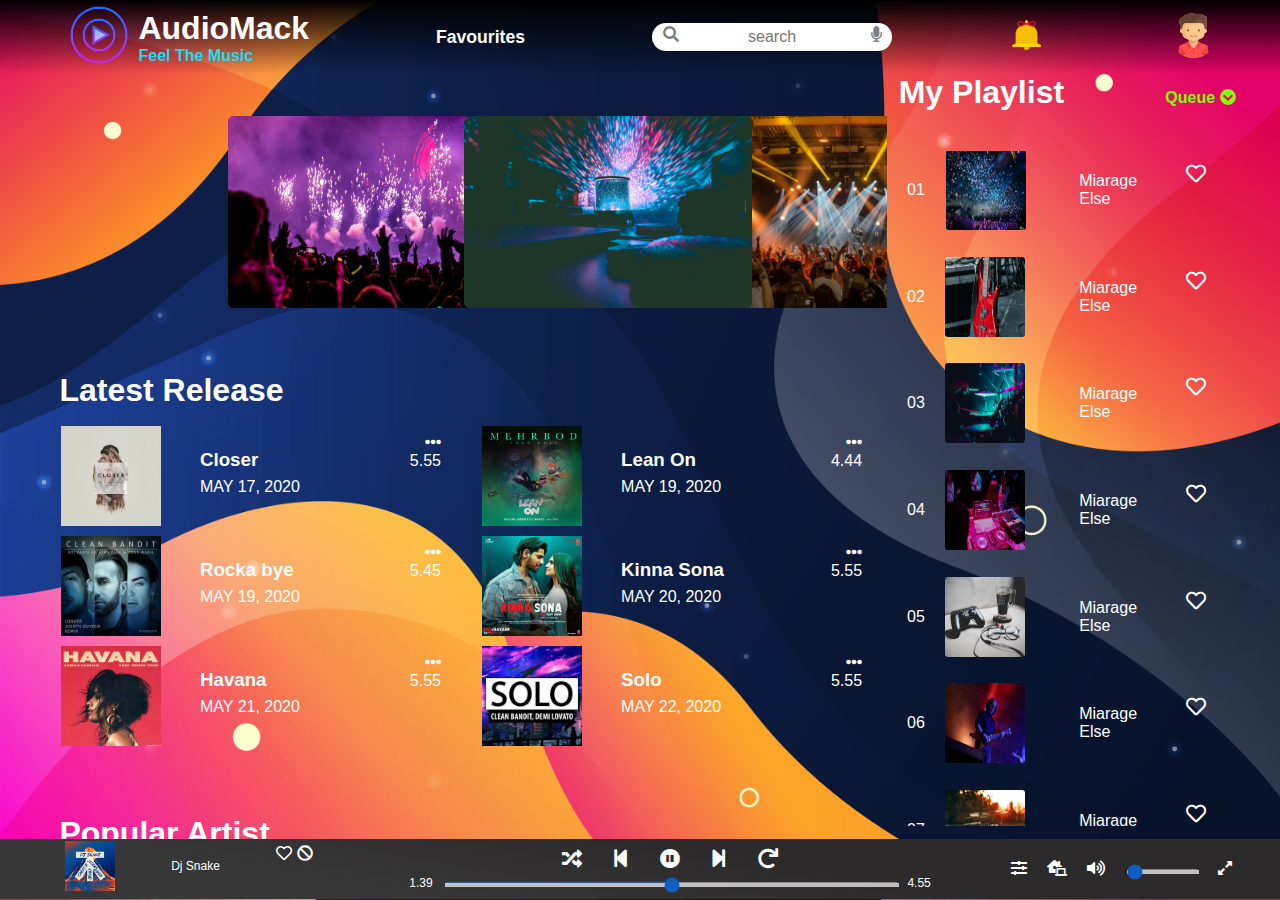
<file: index.html>
<!DOCTYPE html>
<html lang="en">

<head>
    <meta charset="UTF-8" />
    <meta name="viewport" content="width=device-width, initial-scale=1.0"/>
    
    <title>AudioMack Online Music Player</title>

    <!-- this is is main stylesheet css link -->
    <link rel="stylesheet" href="style.css" />

    <!-- favicon ico-->
    <link rel="shortcut icon" href="/assests/Home Image/music-logo.png" type="image/x-icon">

    <!-- This link is for the Main Page RESPONSIVE sTYLE sHEET -->
    <link rel="stylesheet" href="Main Page Responsive.css">
    <!-- this  link is for the fontAwesome  -->
    <link rel="stylesheet" href="https://cdnjs.cloudflare.com/ajax/libs/font-awesome/5.13.0/css/all.min.css"/>

    <!-- Animate.css link cdn -->
    <link rel="stylesheet" href="https://cdnjs.cloudflare.com/ajax/libs/animate.css/3.7.0/animate.min.css"/>
</head>
<!-- body -->

<body>
    <!-- Navigation Bar -->
    <nav class="navigation-menu">
        <div class="title">
            <div class="website-logo rotate-center">
                <img src="assests/Home Image/music-logo.png" alt="" />
            </div>
            <div class="website-name">
                <h1 class="heartbeat">AudioMack</h1>
                <h4 class="heartbeat">
                    Feel The Music
                </h4>
            </div>
        </div>
        <div class="favs animated wobble fast infinite">
            <h4>
                Favourites
            </h4>
        </div>

        <div class="search-bar">
            <!-- search icon -->
            <div>
                <i class="fas fa-search search-icon"> </i>
            </div>
            <input type="text" name="search" placeholder="search" />
            <!-- mic icon -->
            <div>
                <i class="fas fa-microphone mic-icon"></i>
            </div>
        </div>
        <div class="notification-bell animated swing fast infinite">
            <img src="assests/Home Image/bell_icon.png" alt="" />
        </div>
        <div class="profile-picture">
            <img src="assests/Home Image/profile-picture.svg" alt="" />
        </div>
    </nav>

    <!-- There are two section so we divide the page into two half using aside section 1 and aside section 2 -->
    <main>
        <aside class="aside section-1">
            <div class="carousel-container">
                <div class="carousel">
                    <img src="assests/Carousel/carousel-1.jpg" alt="" />
                    <img src="assests/Carousel/carousel-2.jpg" alt="" />
                    <img src="assests/Carousel/carousel-3.jpg" alt="" />
                </div>
            </div>

            <!-- Latest Release Section start -->

            <div class="latest-release">
                <h1 style="margin-bottom: 12px; margin-left:15px">
                    Latest Release
                </h1>
                <div class="latest-release-card">
                    <!-- first-card -->
                    <div class="card">
                        <div>
                            <img src="assests/Latest Release/latest-release-1.jpg" alt="Latest-song-1" />
                            <div class="play-button">
                                <i class="fas fa-play"></i>
                            </div>
                        </div>
                        <div class="song-info">
                            <h3>
                                Closer
                            </h3>
                            <p>
                                MAY 17, 2020
                            </p>
                        </div>
                        <div class="drop-menu">
                            <label for="latest-song-checkbox1">
                                <i class="fas fa-ellipsis-h"></i>
                            </label>
                            <input type="checkbox" id="latest-song-checkbox1" />
                            <div class="latest-song-dropmenu">
                                <div class="dropmenu-items">
                                    <p>
                                        <i class="fas fa-play"></i><a href="Single Playlist Screen.html">
                                            Play Now
                                        </a>
                                    </p>
                                </div>
                                <hr />
                                <div class="dropmenu-items">
                                    <p>
                                        <i class="fas fa-list"></i>
                                        Add to Queue
                                    </p>
                                </div>
                                <hr />
                                <div class="dropmenu-items">
                                    <p>
                                        <i class="fas fa-music"></i>
                                        Add to playlist
                                    </p>
                                </div>
                                <hr />
                                <div class="dropmenu-items">
                                    <p>
                                        <i class="far fa-heart"></i>
                                        Favourite
                                    </p>
                                </div>
                            </div>
                            <p>
                                5.55
                            </p>
                        </div>
                    </div>
                    <!-- second card -->
                    <div class="card">
                        <div>
                            <img src="assests/Latest Release/latest-release-2.jpg" alt="Latest-song-2" />
                            <div class="play-button">
                                <i class="fas fa-play"></i>
                            </div>
                        </div>
                        <div class="song-info">
                            <h3>
                                Lean On
                            </h3>
                            <p>
                                MAY 19, 2020
                            </p>
                        </div>
                        <div class="drop-menu">
                            <label for="latest-song-checkbox2">
                                <i class="fas fa-ellipsis-h"></i>
                            </label>
                            <input type="checkbox" id="latest-song-checkbox2" />
                            <div class="latest-song-dropmenu">
                                <div class="dropmenu-items">
                                    <p>
                                        <i class="fas fa-play"></i><a href="Single Playlist Screen.html">
                                            Play Now
                                        </a>
                                    </p>
                                </div>
                                <hr />
                                <div class="dropmenu-items">
                                    <p>
                                        <i class="fas fa-list"></i>
                                        Add to Queue
                                    </p>
                                </div>
                                <hr />
                                <div class="dropmenu-items">
                                    <p>
                                        <i class="fas fa-music"></i>
                                        Add to playlist
                                    </p>
                                </div>
                                <hr />
                                <div class="dropmenu-items">
                                    <p>
                                        <i class="far fa-heart"></i>
                                        Favourite
                                    </p>
                                </div>
                            </div>
                            <p>
                                4.44
                            </p>
                        </div>
                    </div>
                    <!-- third card -->
                    <div class="card">
                        <div>
                            <img src="assests/Latest Release/latest-release-3.jpg" alt="Latest-song-3" />
                            <div class="play-button">
                                <i class="fas fa-play play"></i>
                            </div>
                        </div>
                        <div class="song-info">
                            <h3>
                                Rocka bye
                            </h3>
                            <p>
                                MAY 19, 2020
                            </p>
                        </div>
                        <div class="drop-menu">
                            <label for="latest-song-checkbox3">
                                <i class="fas fa-ellipsis-h"></i>
                            </label>
                            <input type="checkbox" id="latest-song-checkbox3" />
                            <div class="latest-song-dropmenu">
                                <div class="dropmenu-items">
                                    <p>
                                        <i class="fas fa-play"></i><a href="Single Playlist Screen.html">
                                            Play Now
                                        </a>
                                    </p>
                                </div>
                                <hr />
                                <div class="dropmenu-items">
                                    <p>
                                        <i class="fas fa-list"></i>
                                        Add to Queue
                                    </p>
                                </div>
                                <hr />
                                <div class="dropmenu-items">
                                    <p>
                                        <i class="fas fa-music"></i>
                                        Add to playlist
                                    </p>
                                </div>
                                <hr />
                                <div class="dropmenu-items">
                                    <p>
                                        <a href="" class="icon">
                                            <i class="far fa-heart"></i>
                                        </a>

                                        Favourite
                                    </p>
                                </div>
                            </div>
                            <p>
                                5.45
                            </p>
                        </div>
                    </div>
                    <!-- fourth card -->
                    <div class="card">
                        <div>
                            <img src="assests/Latest Release/latest-release-4.jpg" alt="Latest-song-4" />
                            <div class="play-button">
                                <i class="fas fa-play play"></i>
                            </div>
                        </div>
                        <div class="song-info">
                            <h3>
                                Kinna Sona
                            </h3>
                            <p>
                                MAY 20, 2020
                            </p>
                        </div>
                        <div class="drop-menu">
                            <label for="latest-song-checkbox4">
                                <i class="fas fa-ellipsis-h"></i>
                            </label>
                            <input type="checkbox" id="latest-song-checkbox4" />
                            <div class="latest-song-dropmenu">
                                <div class="dropmenu-items">
                                    <p>
                                        <i class="fas fa-play"></i><a href="Single Playlist Screen.html">
                                            Play Now
                                        </a>
                                    </p>
                                </div>
                                <hr />
                                <div class="dropmenu-items">
                                    <p>
                                        <i class="fas fa-list"></i>
                                        Add to Queue
                                    </p>
                                </div>
                                <hr />
                                <div class="dropmenu-items">
                                    <p>
                                        <i class="fas fa-music"></i>
                                        Add to playlist
                                    </p>
                                </div>
                                <hr />
                                <div class="dropmenu-items">
                                    <p>
                                        <i class="far fa-heart"></i>
                                        Favourite
                                    </p>
                                </div>
                            </div>
                            <p>
                                5.55
                            </p>
                        </div>
                    </div>
                    <!-- five card -->
                    <div class="card">
                        <div>
                            <img src="assests/Latest Release/latest-release-5.jpg" alt="Latest-song-1" />
                            <div class="play-button">
                                <i class="fas fa-play play"></i>
                            </div>
                        </div>
                        <div class="song-info">
                            <h3>
                                Havana
                            </h3>
                            <p>
                                MAY 21, 2020
                            </p>
                        </div>
                        <div class="drop-menu">
                            <label for="latest-song-checkbox5">
                                <i class="fas fa-ellipsis-h"></i>
                            </label>
                            <input type="checkbox" id="latest-song-checkbox5" />
                            <div class="latest-song-dropmenu">
                                <div class="dropmenu-items">
                                    <p>
                                        <i class="fas fa-play"></i><a href="Single Playlist Screen.html">
                                            Play Now
                                        </a>
                                    </p>
                                </div>
                                <hr />
                                <div class="dropmenu-items">
                                    <p>
                                        <i class="fas fa-list"></i>
                                        Add to Queue
                                    </p>
                                </div>
                                <hr />
                                <div class="dropmenu-items">
                                    <p>
                                        <i class="fas fa-music"></i>
                                        Add to playlist
                                    </p>
                                </div>
                                <hr />
                                <div class="dropmenu-items">
                                    <p>
                                        <i class="far fa-heart"></i>
                                        Favourite
                                    </p>
                                </div>
                            </div>
                            <p>
                                5.55
                            </p>
                        </div>
                    </div>
                    <!-- six-card -->
                    <div class="card">
                        <div>
                            <img src="assests/Latest Release/latest-release-6.jpg" alt="Latest-song-1" />
                            <div class="play-button">
                                <i class="fas fa-play play"></i>
                            </div>
                        </div>
                        <div class="song-info">
                            <h3>
                                Solo
                            </h3>
                            <p>
                                MAY 22, 2020
                            </p>
                        </div>
                        <div class="drop-menu">
                            <label for="latest-song-checkbox6">
                                <i class="fas fa-ellipsis-h"></i>
                            </label>
                            <input type="checkbox" id="latest-song-checkbox6" />
                            <div class="latest-song-dropmenu">
                                <div class="dropmenu-items">
                                    <p>
                                        <i class="fas fa-play"></i><a href="Single Playlist Screen.html">
                                            Play Now
                                        </a>
                                    </p>
                                </div>
                                <hr />
                                <div class="dropmenu-items">
                                    <p>
                                        <i class="fas fa-list"></i>
                                        Add to Queue
                                    </p>
                                </div>
                                <hr />
                                <div class="dropmenu-items">
                                    <p>
                                        <i class="fas fa-music"></i>
                                        Add to playlist
                                    </p>
                                </div>

                                <hr />
                                <div class="dropmenu-items">
                                    <p>
                                        <i class="far fa-heart"></i>
                                        Favourite
                                    </p>
                                </div>
                            </div>
                            <p>
                                5.55
                            </p>
                        </div>
                    </div>
                </div>
            </div>

            <!--------- Popular Artist Section start-------- -->
            <div class="popular-artist">
                
                <h1 style= "margin-bottom:12px; margin-left:15px">
                    Popular Artist
                </h1>
                <div class="popular-artist-info">
                    <!-- Fist singer artist -->
                    <a href="Single Playlist Screen.html">
                    <div>
                        <img src="assests/Popular Artist/taylor-swift.jpg" alt="">
                        <div>
                                <i class="fas fa-play"></i>
                            </div>
                        <p>
                            Taylor Swift
                        </p>
                    </div>
                    <!-- second singer artist -->
                    </a>
                    <a href="Single Playlist Screen.html">
                    <div>
                        <img src="assests/Popular Artist/justin-bieber.jpg" alt="">
                        <div></div>
                        <div>
                                <i class="fas fa-play"></i>
                            </div>
                        
                        <p>
                            Justin Bieber
                        </p>
                    </div>
                    <!-- third singer artist -->

                    </a>
                    <a href="Single Playlist Screen.html">
                    <div>
                        <img src="assests/Popular Artist/luis-fonsi.jpg" alt="">
                       <div>
                                <i class="fas fa-play"></i>
                            </div>
                        <p>
                            Luis Fonsi
                        </p>
                    </div>

                    <!-- Four singer artist -->
                    </a>
                    <a href="Single Playlist Screen.html">
                    <div>
                        <img src="assests/Popular Artist/katty-perry.jpg" alt="">
                        <div>
                                <i class="fas fa-play"></i>
                            </div>
                        
                        <p>
                            Katty Perry
                        </p>
                    </div>
                    <!-- Five singer artist -->
                    </a>
                    <a href="Single Playlist Screen.html">
                    <div>
                        <img src="assests/Popular Artist/shwan-mendes.jpg" alt="">
                       <div>
                                <i class="fas fa-play"></i>
                            </div>
                        <p>
                            Shawan Mendes
                        </p>
                    </div>

                    <!-- Six singer artist -->
                    </a>
                    <a href="Single Playlist Screen.html">
                    <div>
                        <img src="assests/Popular Artist/neha-kakkar.jpg"">
                       <div>
                                <i class="fas fa-play"></i>
                            </div>
                        
                        <p>
                            Neha Kakkar
                        </p>
                    </div>

                    <!-- seven singer artist -->
                    </a>
                    <a href="Single Playlist Screen.html">
                    <div>
                        <img src="assests/Popular Artist/eminem.jpg" alt="">
                     <div>
                                <i class="fas fa-play"></i>
                            </div>
                        <p>
                            Eminem
                        </p>
                    </div>

                    <!-- Eight singer artist -->
                    </a>
                    <a href="Single Playlist Screen.html">
                    <div>
                        <img src="assests/Popular Artist/salena-gomez.jpg"">
                       <div>
                                <i class="fas fa-play"></i>
                            </div>
                        
                        <p>
                          Salena Gomez
                        </p>
                    </div>

                    <!-- NIne singer artist -->
                    </a>
                    <a href="Single Playlist Screen.html">
                    <div>
                        <img src="assests/Popular Artist/bruno-mars.jpg" alt="">
                        <div>
                                <i class="fas fa-play"></i>
                            </div>
                        <p>
                            Bruno Mars
                        </p>
                    </div>
                    </a>
                    <!-- ten singer artist -->
                    
                    <a href="Single Playlist Screen.html">
                    <div>
                        <img src="assests/Popular Artist/marshmellow.jpg"">
                       <div>
                                <i class="fas fa-play"></i>
                            </div>
                        
                        <p>
                            Marshmello
                        </p>
                    </div>
                    </a>
                    <a href="Single Playlist Screen.html">
                    <div>
                        <img src="assests/Popular Artist/Ed-sheeran..jpg">
                       <div>
                                <i class="fas fa-play"></i>
                            </div>
                        
                        <p>
                            Ed Sheeran
                        </p>
                    </div>
                    </a>
                    <a href="Single Playlist Screen.html">
                    <div>
                        <img src="assests/Popular Artist/zyan.jpg">
                     <div>
                                <i class="fas fa-play"></i>
                            </div>
                        
                        <p>
                           Zayn
                        </p>
                    </div>
                    </a>
                    
                </div>
            </div>

            <!--------- Popular artist Section end ------------>

            <!-------- Music Generes section Start ---------------->
            <div class="radio-station">
                <div class="music-radio">
                    <div id="div1">
                        <div id="div2">
                            <div id="div3">
                                <img src="assests/Radio Station/station-logo.png" alt="">
                                <p>Stations</p>
                            </div>
                        </div>
                    </div>
                </div>
                <div class="station-main">
                    <div class="station-info">
                        <img src="assests/Radio Station/love.jpg" alt="Love">
                        <p>Love</p>
                    </div>
                    
                    
                    <div class="station-info">
                        <img src="assests/Radio Station/retro.jpg" alt="Retro">
                        <p>Retro</p>
                    </div>
                    <div class="station-info">
                        <img src="assests/Radio Station/Rock.jpg" alt="Rock">
                        <p>Rock</p>
                    </div>
                    <div class="station-info">
                        <img src="assests/Radio Station/workout.jpeg" alt="Workout">
                        <p>Workout</p>
                    </div>
                    <div class="station-info">
                        <img src="assests/Radio Station/jazz.jpg" alt="Jazz">
                        <p>Jazz</p>
                    </div>
                    

                </div>

            </div>

            <!-- Music genres section end -->

            <!-- Music theme section start -->

            <div class="music-theme">
                <div class="outer">
                    <div class="inner">
                    <img src="assests/Music Theme/theme-1.jpg" alt="">
                     <p>Party</p>
                    
                </div>
               
                </div>
                <div class="outer">
                    <div class="inner">
                    <img src="assests/Music Theme/theme-2.jpg" alt="">
                     <p>Electronics</p>
                    
                </div>
               
            </div>
                <div class="outer">
                    <div class="inner">
                    <img src="assests/Music Theme/theme-3.jpg" alt="">
                <p class="unique">Road Trip</p>

                    
                </div>
                </div>
            </div>

            <!-- Music theme section end -->

            <!-------- Latest english section start-------->

            <div class="Latest-song">
                <h1 style="margin-left: -1px;">Latest English</h1>

                <div class="Latest-song-content">
                    <div>
                        <img src="assests/media/Latest English/ignite.jpg" alt="">
                        <p>Ignite</p>
                        <p class="second">May 25, 2020</p>
                    </div>
                    <div>
                        <img src="assests/media/Latest English/back-to-you.jpg" alt="">
                        <p>Back To You</p>
                        <p class="second">May 25, 2020</p>
                    </div>
                    <div>
                        <img src="assests/media/Latest English/all-we know.jpg" alt="">
                        <p>All We Know</p>
                        <p class="second">May 25, 2020</p>
                    </div>
                    <div>
                        <img src="assests/media/Latest English/let-me-love-you.jpg" alt="">
                        <p>Let Me Love You</p>
                        <p class="second">May 25, 2020</p>
                    </div>
                    <div>
                        <img src="assests/media/Latest English/Safari.jpg" alt="">
                        <p>Safari</p>
                        <p class="second">May 25, 2020</p>
                    </div>
                    <div>
                        <img src="assests/media/Latest English/taki-taki.jpg" alt="">
                        <p>Taki Taki</p>
                        <p class="second">May 25,  2020</p>
                    </div>
                </div>

            </div>

            <!--------- latest english section end-------->


            <!--------- latest hindi section end-------->

            <div class="Latest-song" style="top: 28vw;">
                <h1 style="margin-left: -1px;">Latest Hindi</h1>

                <div class="Latest-song-content">
                    <div>
                        <img src="assests/media/Latest Hindi/kabir-singh.jpg" alt="">
                        <p>Bekhayali</p>
                        <p class="second">May 25, 2020</p>
                    </div>
                    <div>
                        <img src="assests/media/Latest Hindi/kinnasona.jpg" alt="">
                        <p>Kinna Sona</p>
                        <p class="second">May 25, 2020</p>
                    </div>
                    <div>
                        <img src="assests/media/Latest Hindi/malang.jpg"alt="">
                        <p>Malang</p>
                        <p class="second">May 25, 2020</p>
                    </div>
                    <div>
                        <img src="assests/media/Latest Hindi/Shayad.jpg" alt="">
                        <p>Shayad</p>
                        <p class="second">May 25, 2020</p>
                    </div>
                    <div>
                        <img src="assests/media/Latest Hindi/sip-sip.jpg" alt="">
                        <p>Sip Sip</p>
                        <p class="second">May 25, 2020</p>
                    </div>
                    <div>
                        <img src="assests/media/Latest Hindi/ek-jinadgi.jpg" alt="">
                        <p>Ek Jindagi</p>
                        <p class="second">May 25,  2020</p>
                    </div>
                </div>

            </div>
            <!--------- latest hindi section end-------->
        </aside>
        <label for="more"><i class="fas fa-arrow-alt-circle-left"></i>Playlist</label>
        <input type="checkbox" id="more">


        <!-- Aside section -2 start -->
        <aside class="aside section-2">
            <div class="heading">
                <h1>My Playlist</h1>
                <h4>
                    <a href="#queue-box">Queue
                    <i class="fas fa-chevron-circle-down"></i>
                </a></h4>
            </div>
            <div class="queue-option" id="queue-box">
                <p><a href>Playlist</a></p>
                <hr>
                <p><a href>Favourite Playlist</a></p>
                <hr>
                <p> <a href="#" style="color: rgb(255, 17, 17);">Close</a>
                </p>
            </div>

            <div class="playlist-content">
                <!-- first playlist -->
                <div class="playlist-item  animated bounceInRight repeat-1 slow">
                    <!-- playlist index  no.  -->
                    <div class="left-content">
                        <div style="margin-right:6px;">
                            01
                        </div>
                        <div class="image-inner">
                            <img src="assests/media/playlist/playlist-1.jpg" alt="">
                            <div class="play-button">
                                <i class="fas fa-play" aria-hidden ="true"></i>
                            </div>
                            </div>
                            <!-- name and artist of the song -->
                            <div class="playlist-author">
                                <div>
                                    Miarage
                                </div>
                                <p>
                                    Else
                                </p>
                            </div>
                        </div>
                        <!-- right content of the playlist -->
                        <div class="right-content">
                            <i class="far fa-heart"></i>
                        </div>
                    </div>

                <!-- second playlist -->
                <div class="playlist-item  animated bounceInRight repeat-1 slow delay-1s">
                    <!-- playlist index  no.  -->
                    <div class="left-content">
                        <div style="margin-right:4px;">
                            02
                        </div>
                        <div class="image-inner">
                            <img src="assests/media/playlist/playlist-2.jpg" alt="">
                            <div class="play-button">
                                <i class="fas fa-play" aria-hidden ="true"></i>
                            </div>
                        </div>
                            <!-- name and artist of the song -->
                            <div class="playlist-author">
                                <div>
                                    Miarage
                                </div>
                                <p>
                                    Else
                                </p>
                            </div>
                        </div>
                        <!-- right content of the playlist -->
                        <div class="right-content">
                            <i class="far fa-heart"></i>
                        </div>
                    </div>
        
                <!-- third playlist -->
                <div class="playlist-item  animated bounceInRight repeat-1 slow delay-2s">
                    <!-- playlist index  no.  -->
                    <div class="left-content">
                        <div style="margin-right:4px;">
                            03
                        </div>
                        <div class="image-inner">
                            <img src="assests/media/playlist/playlist-3.jpg" alt="">
                            <div class="play-button">
                                <i class="fas fa-play" aria-hidden ="true"></i>
                            </div>
                            </div>
                            <!-- name and artist of the song -->
                            <div class="playlist-author">
                                <div>
                                    Miarage
                                </div>
                                <p>
                                    Else
                                </p>
                            </div>
                        </div>
                        <!-- right content of the playlist -->
                        <div class="right-content">
                            <i class="far fa-heart"></i>
                        </div>
                    </div>
                <!-- fourth playlist -->
                <div class="playlist-item  animated bounceInRight repeat-1 slow delay-3s">
                    <!-- playlist index  no.  -->
                    <div class="left-content">
                        <div style="margin-right:4px;">
                            04
                        </div>
                        <div class="image-inner">
                            <img src="assests/media/playlist/playlist-4.jpg" alt="">
                            <div class="play-button">
                                <i class="fas fa-play" aria-hidden ="true"></i>
                            </div>
                            </div>
                            <!-- name and artist of the song -->
                            <div class="playlist-author">
                                <div>
                                    Miarage
                                </div>
                                <p>
                                    Else
                                </p>
                            </div>
                        </div>
                        <!-- right content of the playlist -->
                        <div class="right-content">
                            <i class="far fa-heart"></i>
                        </div>
                    </div>
                <!--  five playlist -->
                <div class="playlist-item  animated bounceInRight repeat-1 slow delay-4s">
                    <!-- playlist index  no.  -->
                    <div class="left-content">
                        <div style="margin-right:4px;">
                            05
                        </div>
                        <div class="image-inner">
                            <img src="assests/media/playlist/playlist-5.jpg" alt="">
                            <div class="play-button">
                                <i class="fas fa-play" aria-hidden ="true"></i>
                            </div>
                            </div>
                            <!-- name and artist of the song -->
                            <div class="playlist-author">
                                <div>
                                    Miarage
                                </div>
                                <p>
                                    Else
                                </p>
                            </div>
                        </div>
                        <!-- right content of the playlist -->
                        <div class="right-content">
                            <i class="far fa-heart"></i>
                        </div>
                    </div>
                <!--  six playlist -->
                <div class="playlist-item  animated bounceInRight repeat-1 slow delay-5s">
                    <!-- playlist index  no.  -->
                    <div class="left-content">
                        <div style="margin-right:4px;">
                            06
                        </div>
                        <div class="image-inner">
                            <img src="assests/media/playlist/playlist-6.jpg" alt="">
                            <div class="play-button">
                                <i class="fas fa-play" aria-hidden ="true"></i>
                            </div>
                            </div>
                            <!-- name and artist of the song -->
                            <div class="playlist-author">
                                <div>
                                    Miarage
                                </div>
                                <p>
                                    Else
                                </p>
                            </div>
                        </div>
                        <!-- right content of the playlist -->
                        <div class="right-content">
                            <i class="far fa-heart"></i>
                        </div>
                    </div>
                <!--  seven playlist -->
                <div class="playlist-item  animated bounceInRight repeat-1 slow">
                    <!-- playlist index  no.  -->
                    <div class="left-content">
                        <div style="margin-right:4px;">
                            07
                        </div>
                        <div class="image-inner">
                            <img src="assests/media/playlist/playlist-7.jpg" alt="">
                            <div class="play-button">
                                <i class="fas fa-play" aria-hidden ="true"></i>
                            </div>
                            </div>
                            <!-- name and artist of the song -->
                            <div class="playlist-author">
                                <div>
                                    Miarage
                                </div>
                                <p>
                                    Else
                                </p>
                            </div>
                        </div>
                        <!-- right content of the playlist -->
                        <div class="right-content">
                            <i class="far fa-heart"></i>
                        </div>
                    </div>
                <!--  eight playlist -->
                <div class="playlist-item animated slideInRight repeat-1 slower delay-7s">
                    <!-- playlist index  no.  -->
                    <div class="left-content">
                        <div style="margin-right:4px;">
                            08
                        </div>
                        <div class="image-inner">
                            <img src="assests/media/playlist/playlist-8.jpg" alt="">
                            <div class="play-button">
                                <i class="fas fa-play" aria-hidden ="true"></i>
                            </div>
                            </div>
                            <!-- name and artist of the song -->
                            <div class="playlist-author">
                                <div>
                                    Miarage
                                </div>
                                <p>
                                    Else
                                </p>
                            </div>
                        </div>
                        <!-- right content of the playlist -->
                        <div class="right-content">
                            <i class="far fa-heart"></i>
                        </div>
                    </div>
                <!--  nine playlist -->
                <div class="playlist-item animated slideInRight repeat-1 slower delay-8s">
                    <!-- playlist index  no.  -->
                    <div class="left-content">
                        <div style="margin-right:4px;">
                            09
                        </div>
                        <div class="image-inner">
                            <img src="assests/media/playlist/playlist-9.jpg" alt="">
                            <div class="play-button">
                                <i class="fas fa-play" aria-hidden ="true"></i>
                            </div>
                            </div>
                            <!-- name and artist of the song -->
                            <div class="playlist-author">
                                <div>
                                    Miarage
                                </div>
                                <p>
                                    Else
                                </p>
                            </div>
                        </div>
                        <!-- right content of the playlist -->
                        <div class="right-content">
                            <i class="far fa-heart"></i>
                        </div>
                    </div>
                <!-- ten playlist -->
                <div class="playlist-item animated slideInRight repeat-1 slower delay-9s">
                    <!-- playlist index  no.  -->
                    <div class="left-content">
                        <div style="margin-right:4px;">
                            10
                        </div>
                        <div class="image-inner">
                            <img src="assests/media/playlist/playlist-12.jpg" alt="">
                            <div class="play-button">
                                <i class="fas fa-play" aria-hidden ="true"></i>
                            </div>
                            </div>
                            <!-- name and artist of the song -->
                            <div class="playlist-author">
                                <div>
                                    Miarage
                                </div>
                                <p>
                                    Else
                                </p>
                            </div>
                        </div>
                        <!-- right content of the playlist -->
                        <div class="right-content">
                            <i class="far fa-heart"></i>
                        </div>
                    </div>
                <!-- Eleven playlist -->
                <div class="playlist-item animated slideInRight repeat-1 slower delay-10s">
                    <!-- playlist index  no.  -->
                    <div class="left-content">
                        <div style="margin-right:4px;">
                            11
                        </div>
                        <div class="image-inner">
                            <img src="assests/media/playlist/playlist-11.jpg" alt="">
                            <div class="play-button">
                                <i class="fas fa-play" aria-hidden ="true"></i>
                            </div>
                            </div>
                            <!-- name and artist of the song -->
                            <div class="playlist-author">
                                <div>
                                    Miarage
                                </div>
                                <p>
                                    Else
                                </p>
                            </div>
                        </div>
                        <!-- right content of the playlist -->
                        <div class="right-content">
                            <i class="far fa-heart"></i>
                        </div>
                    </div>
                <!-- Twelve playlist -->
                <div class="playlist-item animated slideInRight repeat-1 slower delay-11s">
                    <!-- playlist index  no.  -->
                    <div class="left-content">
                        <div style="margin-right:4px;">
                            12
                        </div>
                        <div class="image-inner">
                            <img src="assests/media/playlist/playlist-10.jpg" alt="">
                            <div class="play-button">
                                <i class="fas fa-play" aria-hidden ="true"></i>
                            </div>
                            </div>
                            <!-- name and artist of the song -->
                           <div class="playlist-author">
                                <div>
                                    Miarage
                                </div>
                                <p>
                                    Else
                                </p>
                            </div>
                        </div>
                        <!-- right content of the playlist -->
                        <div class="right-content">
                            <i class="far fa-heart"></i>
                        </div>
                    </div>
            </div>

            <!-- Play -->
           
        </aside>
        <!-- Aside section complete -->

        <!-- Footer section Music bar  start-->
        <footer>
            <div class="active-song-info">
                <div id="song-img">
                    <img src="assests/media/Latest English/taki-taki.jpg" alt="">
                </div>
                <div class="song-description">
                    <div>
                        
                        
                        
                    </div>
                    <div>
                        Dj Snake
                    </div>
                </div>
                <div class="footer-icon">
                    <span>
                        <i class="far fa-heart"></i>
                    </span>
                    <span class="fas fa-ban"></span>
                </div>
            </div>
            <!-- Audio Player controls -->
            <div class="main-player-control">
                <div class="controls">
                    <div><i class="fas fa-random"></i></div>
                    <div><i class="fas fa-step-backward"></i></div>
                    <div><i class="fas fa-pause-circle"></i></div>
                    <div><i class="fas fa-step-forward"></i></div>
                    <div><i class="fas fa-redo"></i></div>
                </div>

                <div id="slider">
                    <div class="time">
                        1.39
                    </div>
                    <div class="slider-bar">
                        <input type="range" min="0" max="100" class="slider" id="mybar">
                    </div>
                    <div class="time">
                        4.55
                    </div>
                </div>
            </div>
                <div class="extra">
                    <div><i class="fas fa-sliders-h"></i></div>
                    <div><i class="fas fa-laptop-house"></i></div>
                    <div><i class="fas fa-volume-up"></i></div>
                    <div class="slider-bar" style="width: 30%;">
                        <input type="range" min="0" max="100" class="slider" id="bar" value="0" style="margin-top: 0px;">
                    </div>
                    <div><i class="fas fa-expand-alt"></i>
                    </div>
                </div>
            </div>
        </footer>
        <!-- Footer section Music bar  end-->
    </main>
</body>

</html>
</file>
<file: style.css>
/* Css Variables */

:root {
    --nav-background: linear-gradient(180deg, black, rgba(0, 0, 0, 0));
    --nav-search-icon: rgba(0, 0, 0, 0.5);

    --queue-box-color: linear-gradient(147deg, #000000 0%, #04619f 74%);

}

/* Removing all the margin from heading, paragraph, anchor tag*/
h1,
h2,
h3,
h4,
h4,
h5,
h6,
p {
    margin: 0px;
    color: white;
}

a {
    text-decoration: none;


}

/* end  */



body {
    margin: 0px;
    color: white;
    font-family: 'Segoe UI', Tahoma, Geneva, Verdana, sans-serif;
    background-image: url(assests/Background/background-2.jpg);
     background-size: cover;
}

/* top navigation Bar */
.navigation-menu {
    height: auto;
    width: auto;
    background-image: var(--nav-background);
    display: flex;
    flex-direction: row;
    flex-wrap: wrap;
    justify-content: space-between;
    align-items: center;
    box-sizing: border-box;
    padding-left: 5%;
    padding-right: 5%;
    transition: all ease-in-out 1s;
}




.navigation-menu>div {
    display: inline-block;
}

.website-logo img {
    height: 70px;
    width: 70px;
    border-radius: 100%;
}

.website-name h4 {
    color: rgb(22, 220, 247);
}

.title>div {
    vertical-align: middle;
    display: inline-block;
}

.favs {
    font-size: 1.1rem;
}

.search-bar {
    width: 20%;
    position: relative;
}

.search-bar input {
    width: 100%;
    font-size: 16px;
    text-decoration: none;
    border-radius: 18px;
    border: none;
    padding: 5px;
    font-weight: 500;
    text-align: center;
    transition: all ease-in-out 01.s;
}

/* ----------------------------------------------
 * Generated by Animista on 2020-6-1 12:23:59
 * Licensed under FreeBSD License.
 * See http://animista.net/license for more info. 
 * w: http://animista.net, t: @cssanimista
 * ---------------------------------------------- */

/**
 * ----------------------------------------
 * animation rotate-center
 * ----------------------------------------
 */
@-webkit-keyframes rotate-center {
    0% {
        -webkit-transform: rotate(0);
        transform: rotate(0);
    }

    100% {
        -webkit-transform: rotate(360deg);
        transform: rotate(360deg);
    }
}

@keyframes rotate-center {
    0% {
        -webkit-transform: rotate(0);
        transform: rotate(0);
    }

    100% {
        -webkit-transform: rotate(360deg);
        transform: rotate(360deg);

    }
}



.rotate-center {
    -webkit-animation: rotate-center 0.6s ease-in-out both;
    animation: rotate-center 0.6s ease-in-out both;
    animation-iteration-count: infinite;
}

/* ----------------------------------------------
 * Generated by Animista on 2020-6-1 12:31:6
 * Licensed under FreeBSD License.
 * See http://animista.net/license for more info. 
 * w: http://animista.net, t: @cssanimista
 * ---------------------------------------------- */

/**
 * ----------------------------------------
 * animation heartbeat
 * ----------------------------------------
 */
@-webkit-keyframes heartbeat {
    from {
        -webkit-transform: scale(1);
        transform: scale(1);
        -webkit-transform-origin: center center;
        transform-origin: center center;
        -webkit-animation-timing-function: ease-out;
        animation-timing-function: ease-out;
    }

    10% {
        -webkit-transform: scale(0.91);
        transform: scale(0.91);
        -webkit-animation-timing-function: ease-in;
        animation-timing-function: ease-in;
    }

    17% {
        -webkit-transform: scale(0.98);
        transform: scale(0.98);
        -webkit-animation-timing-function: ease-out;
        animation-timing-function: ease-out;
    }

    33% {
        -webkit-transform: scale(0.87);
        transform: scale(0.87);
        -webkit-animation-timing-function: ease-in;
        animation-timing-function: ease-in;
    }

    45% {
        -webkit-transform: scale(1);
        transform: scale(1);
        -webkit-animation-timing-function: ease-out;
        animation-timing-function: ease-out;
    }
}

@keyframes heartbeat {
    from {
        -webkit-transform: scale(1);
        transform: scale(1);
        -webkit-transform-origin: center center;
        transform-origin: center center;
        -webkit-animation-timing-function: ease-out;
        animation-timing-function: ease-out;
    }

    10% {
        -webkit-transform: scale(0.91);
        transform: scale(0.91);
        -webkit-animation-timing-function: ease-in;
        animation-timing-function: ease-in;
    }

    17% {
        -webkit-transform: scale(0.98);
        transform: scale(0.98);
        -webkit-animation-timing-function: ease-out;
        animation-timing-function: ease-out;
    }

    33% {
        -webkit-transform: scale(0.87);
        transform: scale(0.87);
        -webkit-animation-timing-function: ease-in;
        animation-timing-function: ease-in;
    }

    45% {
        -webkit-transform: scale(1);
        transform: scale(1);
        -webkit-animation-timing-function: ease-out;
        animation-timing-function: ease-out;
    }
}


.heartbeat {
    -webkit-animation: heartbeat 1s ease-in-out infinite both;
    animation: heartbeat 1s ease-in-out infinite both;
    animation-iteration-count: infinite;
}


.search-icon {
    color: var(--nav-search-icon);
}

.mic-icon {
    color: var(--nav-search-icon);
}

.search-bar>div:nth-child(1) {
    display: inline-block;
    position: absolute;
    width: min-content;
    left: 5%;
    top: 10%;
    transition: all ease-in-out 0.1s;
}

.search-bar>div:nth-child(3) {
    display: inline-block;
    position: absolute;
    width: min-content;
    right: 0%;
    top: 10%;
    transition: all ease-in-out 0.1s;
}

input:focus {
    outline: none;
}

.notification-bell img {
    width: 35px;
    height: 35px;
}

.profile-picture img {
    width: 45px;
    height: 45px;
    border-radius: 50%;
}

/* navigation bar area is completed */

/* Aside section-1 start */

main {
    width: 100%;
    padding: 0% 3%;
    display: flex;
    flex-direction: row;
    justify-content: space-around;
    box-sizing: border-box;
    transition: all ease-in-out 1s;
}

.aside {
    display: inline-block;
    overflow: hidden;
}

.section-1 {
    width: 70%;
    height: 86vh;
    overflow: scroll;
    overflow-x: hidden;
}

.section-1::-webkit-scrollbar {
    display: none;
}


/* carousel section start */

.carousel-container {
    position: relative;
    left: 9vw;
    margin-top: 5%;
    transition: all ease-in-out 1s;

}

.carousel {
    position: absolute;
    width: 68%;
    left: 2%;
    height: auto;
    display: flex;
    flex-direction: row;
    overflow: visible;
    justify-content: space-around;
}

.carousel img {
    height: 15vw;
    width: 22.5vw;
    border-radius: 5px;
    transition: all cubic-bezier(0.175, 0.885, 0.32, 1.275)
}

.carousel img:nth-child(1) {
    position: relative;
    left: 41vw;
    z-index: 2;
}

.carousel img:nth-child(2) {
    z-index: 3;
}

.carousel img:nth-child(3) {
    z-index: 1;
    position: relative;
    right: 41vw;
}

/* animation Carousel */

.carousel img:hover {
    z-index: 4;
    box-shadow: 0px 0px 15px 0.2px black;
    height: 18vw;
    width: 27vw;
}

/*--------------- Carousel Section end--------------- */

/*-------- latest release section start  -------- */

.latest-release {
    position: relative;
    top: 20vw;
    width: 100%;
    height: auto;
    box-sizing: border-box;
}

.latest-release-card {
    display: flex;
    flex-direction: row;
    flex-wrap: wrap;
    justify-content: space-around;
}

.latest-release-card>div {
    height: 100px;
    width: 46%;
    margin: 5px 0px;
}

.card {
    display: flex;
    flex-direction: row;
    transition: box shadow ease-in-out0.1s;
}

.card img {
    width: 100px;
    height: 100px;
    z-index: 1;
}

.card img:hover {
    box-shadow: 0px 0px 2px 2px white;
}

.play-button {
    width: 100%;
    height: 100%;
    position: relative;
    top: -104%;
    color: rgba(255, 255, 255, 0);
    text-align: center;
    background-color: rgba(0, 0, 0, 0);
    padding-top: 2%;
    font-size: 40px;
    transition: all ease-in-out 0.3s;
    z-index: 5;
}


.play-button i {
    padding-top: 28%;
}

.play-button:hover {
    color: rgba(255, 255, 255, 0.9);
    background-color: rgba(0, 0, 0, 0.5);
}

.song-info {
    margin: auto 10%;
}

.song-info p {
    font-weight: 400;
    line-height: 32px;
}

.drop-menu {
    position: relative;
    display: flex;
    flex-direction: column;
    flex-wrap: wrap-reverse;
    margin-right: 2%;
    margin-top: 2%;
    text-align: right;
    margin-left: auto;
}


.latest-song-dropmenu {
    position: absolute;
    background-color: #000000;
    background-image: var(--queue-box-color);
    display: flex;
    flex-direction: column;
    justify-content: space-evenly;
    align-items: left;
    opacity: 0;
    width: 0px;
    height: 0px;
    top: 20px;
    right: 0px;
    overflow: hidden;
    z-index: 2;
    border: 1px solid black;
    box-shadow: 0px 0px 2px 2px white;
    transition: all ease-in-out 0.3s;
}

hr {
    width: 100%;
    color: white;
}

.fa-ellipsis-h {
    cursor: pointer;
}

input[type="checkbox"] {
    display: none;
}

input[type="checkbox"]:checked~.latest-song-dropmenu {
    width: max-content;
    height: auto;
    opacity: 1;
    padding: 5px;
}

.dropmenu-items p {
    text-align: left;
}

.dropmenu-items p a {
    color: white;
}

/* ------- latest release section End------- */

/* -------------Popular artist section start---------- */

.popular-artist {
    position: relative;
    top: 25vw;
    width: 100%;
    height: auto;
    box-sizing: border-box;
}

.popular-artist-info {
    display: flex;
    flex-direction: row;
    justify-content: space-between;
    flex-wrap: wrap;
}

.popular-artist div a img {
    width: 10vw;
    height: 10vw;
    border-radius: 50%;
    min-width: 60px;
    min-height: 60px;
    transition: transform .3s;
}

.popular-artist>div {
    margin: 10px;
    text-align: center;
}

.popular-artist-info>a>div {
    display: flex;
    justify-content: flex-start;
    flex-direction: column;
    position: relative;
    align-items: center;
    padding-top: 5px;

}

.popular-artist-info a>div>div {
    position: absolute;
    display: flex;
    top: 5px;
    height: 10vw;
    width: 10vw;
    min-width: 60px;
    min-height: 60px;
    border-radius: 50%;
    background-color: black;
    opacity: 0;
    transition: opacity ease-in-out s.3s;
}

.popular-artist-info a div div i {
    margin: auto;
    color: white;
    font-size: 3vw;
    opacity: 0;
    transition: opacity ease-in-out .3s;
}

.popular-artist-info a div div:hover {
    opacity: 0.5;
}

.popular-artist-info a div div:hover i {
    opacity: 1;
}

.popular-artist div p {
    text-align: center;
    font-weight: 400;
}


.popular-artist img:hover {
    box-shadow: 0px 0px 6px 4px whitesmoke;
    transform: scale(0.8);
}



/* ----------------Popular Artist Section end------------ */

/* ---------radio station section Start-------- */
.radio-station {
    position: relative;
    top: 28vw;
    width: 100%;
    height: auto;
    box-sizing: border-box;
    display: flex;
    flex-direction: row;
    justify-content: left;
    flex-wrap: wrap;
    background-image: linear-gradient(to top, #ff0844 0%, #ffb199 100%);
    align-items: center;
}

.music-radio {
    margin: 30px 10px 30px 15px;
}

#div1 {
    width: 10vw;
    height: 5vw;
    background-color: gold
}

#div2 {
    top: -0.5vw;
    left: 1vw;
    position: relative;
    width: 8vw;
    height: 6vw;
    background-color: rgb(231, 6, 62)
}

#div3 {
    position: relative;
    top: -0.7vw;
    left: 1vw;
    width: 6vw;
    height: 7.5vw;
    background-color: greenyellow;
    display: flex;
    flex-direction: column;
    justify-content: center;
    align-items: center;

}

#div3 img {
    width: 4vw;
    height: 4vw;
    border-radius: 50%;
    transition: transform 0.3s;

}

#div3 img:hover {
    transform: scale(0.6);
}

#div3 p {
    font-size: 1rem;
    font-weight: 500;
}

.radio-station div img {
    width: 8vw;
    height: 8vw;
    border-radius: 50%;

}

.station-main {
    display: flex;
    flex-direction: row;
    justify-content: space-between;
    flex-wrap: nowrap;

}

.station-info {
    /* margin-top: -7%;
    margin-left: 7%;
    margin-right: 7%; */
    margin: 3%;
    height: 8vw;
    width: 8vw;
    text-align: center;
    border-radius: 100%;



}


.station-info p {
    position: relative;
    text-align: center;
    top: -8.25vw;
    width: 100%;
    height: 100%;
    display: flex;
    justify-content: center;
    align-items: center;
    border-radius: 100%;
    font-size: 1.7vw;
    background-image: linear-gradient(0deg,
            rgb(162, 0, 255) -66%,
            rgba(0, 0, 0, 0));
}

.station-info p:hover {
    background-image: linear-gradient(0deg,
            rgb(248, 35, 113) -60%,
            rgba(0, 0, 0, 0));
}

/* Radio station end */

/* music theme section start */

.music-theme {
    position: relative;
    top: 30vw;

    width: 100%;
    height: auto;
    box-sizing: border-box;
    display: flex;
    flex-direction: row;
    justify-content: center;
    flex-wrap: wrap;
    align-items: center;
}

.outer {
    width: 19.5vw;
    height: 13vw;
    min-width: 126px;
    min-height: 82px;
    overflow: hidden;
    margin: 5px;
    cursor: pointer;
}

.inner {
    width: 100%;
    height: 100%;
    background-color: black;
    background-position: center;
    background-size: cover;
    transition: all ease-in-out 1s;
}

.inner img {
    width: 24vw;
    height: 13vw;

}

.outer p {
    color: white;
    font-size: 2vw;
    position: absolute;
    top: 5vw;
    text-align: center;
}

.inner {
    display: flex;
    flex-direction: row;
    justify-content: center;
    align-items: center;
}

.outer:hover .inner {
    transform: scale(1.3);
}

.outer .inner p {
    transform: scale(1);
    transition: all ease-in-out 0.3s;
}


.outer:hover .inner p {
    transform: scale(0.8);
}

.inner::before {
    content: "";
    display: none;
    width: 100%;
    height: 100%;
    position: absolute;
    top: 0;
    left: 0;
    transition: 0.3s;
}

/* music theme section end */

/* Latest english and hindi song section start */

.Latest-song {
    position: relative;
    width: 100%;
    height: auto;
    top: 30vw;
    box-sizing: border-box;
    margin: 3vw 0px;
}

.Latest-song-content {
    display: flex;
    flex-wrap: wrap;
    flex-direction: row;
    justify-content: space-between;
    align-items: baseline;
    padding: 0px 2px;
}

.Latest-song-content div img {
    width: 10vw;
    height: 10vw;
    /* border-radius: 1px; */
    min-width: 60px;
    min-height: 60px;
    margin-top: -1.2vw;
    transition: all ease-in-out 0.2s;
}

.Latest-song-content div img:hover {
    box-shadow: 0px 0px 10px 3px white;
    ;
}

.Latest-song-content div {
    margin: 2vw 0px;
    width: 10.2vw;
    min-width: 60px;
}

.Latest-song-content div p {
    width: 100%;
    word-wrap: break-word;
}

.Latest-song-content .second {
    font-size: 14px;
    font-weight: 350;
    text-transform: uppercase;
}

/* Latest-English and hindi section end */

/* section  2 start here */
/* more Section */

label[for="more"] {
    display: none;
    position: absolute;
    right: 0%;
    top: 20%;
    padding-bottom: 5px;
    z-index: 4;
    width: 90px;
    height: 25px;
    font-size: 20px;
    text-align: center;
    box-shadow: 0px 0px 2px 1px white;
    background-color: #f5d020;
    background-image: linear-gradient(315deg, #f5d020 0%, #f53803 74%);
}

label[for="more"]:checked~input {
    display: none;
}

/* Aside Section -2 */

.section-2 {
    width: 28%;
    height: 86vh;
}

.heading {
    display: flex;
    flex-direction: row;
    justify-content: space-between;
    align-items: baseline;
    margin-bottom: 12%;
}

.heading h4 a {
    text-decoration: none;
    color: chartreuse;
}

.queue-option {
    position: fixed;
    right: 4%;
    width: 10%;
    top: 14%;
    height: auto;
    display: flex;
    flex-direction: column;
    align-items: center;
    overflow: hidden;
    justify-content: flex-start;
    z-index: 2;
    opacity: 0;
    border: 1px solid black;
    background-color: #fee2f8;
    background-image: linear-gradient(315deg, #fee2f8 0%, #dcf8ef 74%);


    display: flex;
    box-sizing: border-box;
    padding: 1%;

    transform: scale(0);
    transition: all ease-in-out 0.3s;
}

#queue-box:target {
    opacity: 1;
    transform: scale(1);
}

.queue-option {
    color: black;
}

.queue-option p {
    text-align: center;
    font-weight: 800;
    font-size: 12px;
}

.queue-option p a {
    text-decoration: none;
    color: blueviolet;
}

/* Horizontal line */

hr {
    width: 100%;
    color: white;
}

/* Playlist content */

.playlist-content {
    display: flex;
    flex-direction: column;
    overflow: scroll;
    cursor: pointer;
    width: 100%;
    height: 75vh;
}

.playlist-content::-webkit-scrollbar {
    display: none;
}

.left-content {
    display: flex;
    flex-direction: row;
    width: 100%;
    height: 70%;
    justify-content: space-between;
    align-items: center;
    flex-wrap: no-wrap;
}

.left-content>div:nth-child(3) {
    word-wrap: break-word;
    margin-left: 12px;
    width: 50%;
}

/* right content */
.right-content {
    position: relative;
    font-size: 20px;
    height: 20px;
    left: 95%;
    bottom: 62%;
    width: min-content;
    color: white;

}

.right-content i {
    transition: all ease-in-out 0.3s;
}

.right-content i:hover {
    color: red;
}

/* playlist item */

.playlist-item {
    width: 90%;
    height: auto;
    box-sizing: border-box;
    margin: 1%;
    padding: 0px 5px;
}

.playlist-item img {
    width: 80px;
    height: 80px;
    border-radius: 3px;
    transition: all ease-in-out 0.5s;
}


.playlist-item img:hover {
    box-shadow: 0px 0px 6px 4px white;
}

.image-inner {
    width: 80px;
    height: 80px;
    border-radius: 3px;

}

@keyframes heart {
    0% {
        color: #f53803;
    }

    50% {
        color: gold;
    }

    100% {
        color: limegreen;
    }
}

.playlist-author div {
    margin-left: 2vw;

}

.playlist-author p {
    margin-left: 2vw;

}

.playlist-item:hover .fa-heart {
    animation-name: heart;
    animation-duration: 1s;
    animation-iteration-count: infinite;
    animation-direction: alternate;
}

/* My Playlist Section is complete */

/* Footer section Start */
footer {
    width: 100%;
    height: 60px;
    position: absolute;
    bottom: 1px;
    display: flex;
    flex-direction: row;
    justify-content: space-between;
    align-content: center;
    flex-wrap: nowrap;
    box-sizing: border-box;
    z-index: 6;
    padding: 0px 3%;
    background-color: #000000;
    background-image: linear-gradient(190deg, #2c2a2a 40%, #383737 74%);
}

/* first part of the footer */
#song-img {
    height: 50px;
    width: 50px;
    min-width: 50px;
    min-height: 50px;
}

#song-img img {
    width: 100%;
    height: 100%;
}

.active-song-info {
    width: 25%;
    height: 90%;
    display: flex;
    flex-direction: row;
    justify-content: space-around;
    align-items: center;
}

.footer-icon {
    height: 100%;
    padding-top: 4%;
}

.song-description {
    margin-right: 1%;
    margin-left: 1%;
}

.song-description div:nth-child(1) {
    font-size: 14px;
}

.song-description div:nth-child(2) {
    font-size: 12px;
}

/* Player control styling */
.main-player-control {
    width: 45%;
    display: flex;
    flex-direction: column;
    justify-content: center;
    align-items: center;
    flex-wrap: nowrap;

}

.controls {
    display: flex;
    flex-direction: row;
    justify-content: space-between;
    width: 40%;
    font-size: 20px;
    align-items: center;
}

#slider {
    display: flex;
    flex-direction: row;
    width: 100%;
    justify-content: center;
    align-items: center;
    font-size: 12px;
    margin-top: 5px;
    flex-wrap: nowrap;
}


.time {
    padding: 0px 10px;
}

.slider-bar {
    width: 100%;
}

.slider {
    height: 5px;
    width: 100%;
    opacity: 0.7;


}


input[type=range]::-webkit-slider-runnable-track {
    width: 100%;
    height: 4px;
    cursor: pointer;
    background: white;

}

input[type=range]:focus::-webkit-slider-runnable-track {
    background: white
}

input[type=range]::-webkit-slider-thumb {
    margin-top: -6px;
}





/* extra control of player */

.extra {
    display: flex;
    flex-direction: row;
    justify-content: space-around;
    align-items: center;
    width: 20%;
}
</file>
<file: Main Page Responsive.css>
/* Navigation menu bar */

@media screen and(max-width:1200px) {
    .search-bar {
        width: 30%;
    }

    .favs {
        display: none !important;
    }

    input {
        font-size: 12px !important;
    }

}

@media screen and (max-width:900px) {


    .section-1 {
        width: 100%;
    }

    .carousel-container {
        height: 9%;
    }

    .carousel img {
        height: 23vw;
        width: 35vw;
    }

    .carousel img:nth-child(1) {
        left: 56vw;
    }

    .carousel img:nth-child(3) {
        right: 56vw;
    }

    .carousel img:hover {
        height: 26vw;
        width: 40vw;
    }

    .card {
        min-width: 250px;
    }

    .music-theme {
        justify-content: space-around;
    }

    .station-main {
        width: 50%;
    }

    .popular-artist-info>a>div>p {
        font-size: 1.7vw;
    }

    .popular-artist-info>a>div {
        margin-left: 3vw;
    }

    .station-main>div {
        /* margin-left: 7vw; */
        margin-left: 6vw;

    }

    label[for="more"] {
        display: block;
    }

    /* hidden section 2 by default */
    .section-2 {
        visibility: hidden;
        width: 300px;
        height: 66vh;
        opacity: 0;
        right: 0px;
        top: 23.5%;
        position: absolute;

        background-color: #050043;
        box-shadow: 0px 0px 2px 1px white;

        z-index: 5;
        overflow: scroll;
        padding-left: 10px;
        transition: visibility ease-in-out 0.2s;
        transition: opacity ease-in-out 0.2s;
    }

    .playlist-content {
        overflow: visible;
    }

    /* re-adjusted the queue options box */
    .queue-option {
        position: absolute;
        height: auto;
        width: auto;
        top: 7%;
        right: 0%;
    }

    input[id="more"]:checked~.section-2 {
        visibility: visible;
        opacity: 1;
    }

    /* hide section 2 scrollbar */
    .section-2::-webkit-scrollbar {
        display: none;
    }

    .search-bar {
        width: 30%;
    }

}

@media screen and (max-width:600px) {
    .website-logo img {
        width: 30px;
        height: 30px;
    }

    .website-name h1 {
        font-size: 13px;
    }

    .website-name h4 {
        font-size: 9px;
    }

    .favs {
        display: none !important;
    }

    .search-bar input {
        width: 100%;
        height: 5%;
    }

    .notification-bell img {
        width: 24px;
        height: 24px;
    }

    .profile-picture img {
        width: 24px;
        height: 24px;
    }

    .notification-bell,
    .profile-picture {
        margin-top: 8px;
    }

    .popular-artist-info>a>div {
        margin-left: 5vw;
    }

    .popular-artist-info>a>div>p {
        font-size: 12px;
    }

    .station-main {
        width: 100%;

    }

    .station-info {
        width: 18vw;
        height: 18vw;
    }

    .station-main p {
        font-size: 4vw;
        top: -18.8vw;
    }

    .station-info {
        margin-right: -18vw;
    }

    .radio-station div img {
        width: 18vw;
        height: 18vw;

    }

    .music-radio {
        margin-left: 35%;
        margin-bottom: 12px;
    }

    #div1 {
        height: 20vw;
        width: 30vw;
        padding-top: 2px !important;
    }

    #div2 {
        width: 28vw;
        margin-top: -7px;
        height: 24vw;
    }

    #div3 {
        width: 26vw;
        height: 26vw;
    }

    #div3 img {
        width: 40px;
        height: 40px;
        margin-top: -4px !important;
    }

    #div3 p {
        font-size: 5vw;
    }

    .outer .inner p {
        font-size: 4vw;
    }

    .music-theme .inner img {
        width: 30vw;
        height: 30vw;
    }

    .music-theme p {
        margin-top: 2vw;
    }

    .music-theme .outer .inner .unique {
        margin-top: 24vw;
    }



    .song-img {
        display: none;
    }
}

@media screen and (max-width:320px) {
    .music-theme .inner img {
        width: 40vw !important;
        height: 30vw !important;
    }

    .controls .fa-random {
        display: none;

    }

    .controls .fa-redo {
        display: none;

    }

    .footer-icon span {
        display: none
    }

    .controls {
        justify-content: space-between;
        align-items: center;
    }

    .extra .fa-sliders-h {
        display: none;
    }

    .extra .fa-laptop-house{
        display: none;
    }
}
</file>
